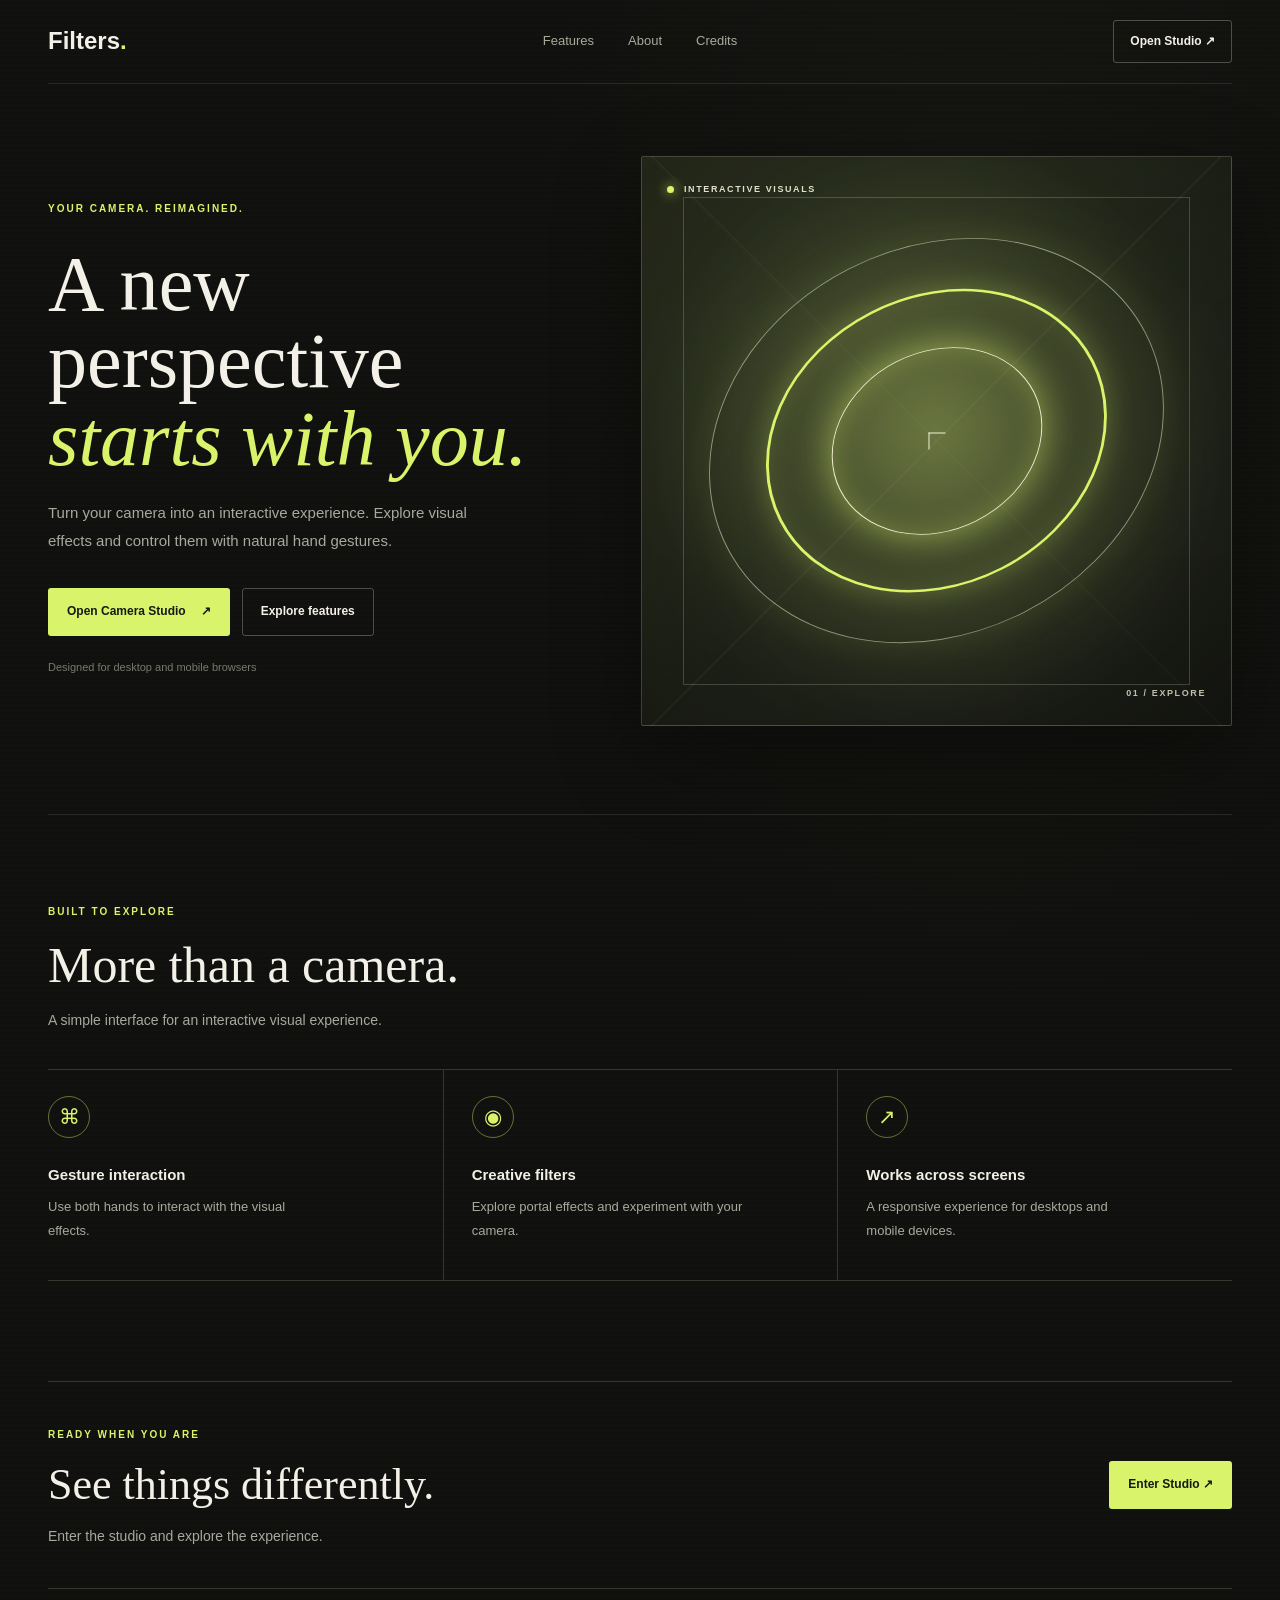
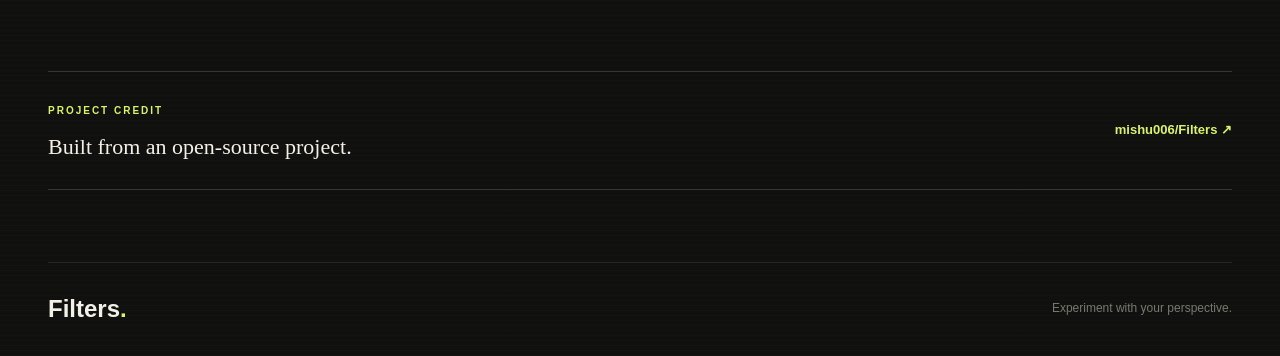
<file: web/index.html>
<!DOCTYPE html>
<html lang="en">
<head>
  <meta charset="UTF-8">
  <meta name="viewport" content="width=device-width, initial-scale=1.0">
  <meta name="theme-color" content="#10110e">
  <meta name="description" content="Explore interactive camera filters and hand-controlled visual effects with Filters.">
  <title>Filters — A New Perspective</title>
  <link rel="stylesheet" href="style.css">
</head>
<body>
  <header class="navbar">
    <a class="logo" href="./">Filters<span>.</span></a>

    <nav aria-label="Main navigation">
      <a href="#features">Features</a>
      <a href="#about">About</a>
      <a href="#credits">Credits</a>
    </nav>

    <a class="nav-cta" href="studio.html">Open Studio ↗</a>
  </header>

  <main>
    <section class="hero" id="about">
      <div class="hero-copy">
        <span class="eyebrow">YOUR CAMERA. REIMAGINED.</span>

        <h1>A new perspective <span>starts with you.</span></h1>

        <p class="hero-description">
          Turn your camera into an interactive experience.
          Explore visual effects and control them with natural
          hand gestures.
        </p>

        <div class="hero-actions">
          <a class="button button-primary" href="studio.html">
            Open Camera Studio <span>↗</span>
          </a>
          <a class="button button-secondary" href="#features">
            Explore features
          </a>
        </div>

        <p class="compatibility">
          Designed for desktop and mobile browsers
        </p>
      </div>

      <div class="hero-visual" aria-label="Abstract portal artwork">
        <div class="visual-glow"></div>
        <div class="portal portal-outer"></div>
        <div class="portal portal-middle"></div>
        <div class="portal portal-inner"></div>
        <div class="visual-label">
          <span class="live-dot"></span>
          INTERACTIVE VISUALS
        </div>
        <span class="visual-index">01 / EXPLORE</span>
      </div>
    </section>

    <section class="features" id="features">
      <div class="section-heading">
        <span class="eyebrow">BUILT TO EXPLORE</span>
        <h2>More than a camera.</h2>
        <p>A simple interface for an interactive visual experience.</p>
      </div>

      <div class="feature-grid">
        <article class="feature-card">
          <span class="feature-icon">⌘</span>
          <h3>Gesture interaction</h3>
          <p>Use both hands to interact with the visual effects.</p>
        </article>

        <article class="feature-card">
          <span class="feature-icon">◉</span>
          <h3>Creative filters</h3>
          <p>Explore portal effects and experiment with your camera.</p>
        </article>

        <article class="feature-card">
          <span class="feature-icon">↗</span>
          <h3>Works across screens</h3>
          <p>A responsive experience for desktops and mobile devices.</p>
        </article>
      </div>
    </section>

    <section class="studio-banner">
      <div>
        <span class="eyebrow">READY WHEN YOU ARE</span>
        <h2>See things differently.</h2>
        <p>Enter the studio and explore the experience.</p>
      </div>
      <a class="button button-primary" href="studio.html">
        Enter Studio ↗
      </a>
    </section>

    <section class="credits" id="credits" aria-labelledby="credits-title">
      <div>
        <span class="eyebrow">PROJECT CREDIT</span>
        <h2 id="credits-title">Built from an open-source project.</h2>
      </div>
      <a href="https://github.com/mishu006/Filters" target="_blank" rel="noreferrer">
        mishu006/Filters <span aria-hidden="true">↗</span>
      </a>
    </section>
  </main>

  <footer class="footer">
    <a class="logo" href="./">Filters<span>.</span></a>
    <p>Experiment with your perspective.</p>
  </footer>
</body>
</html>
</file>
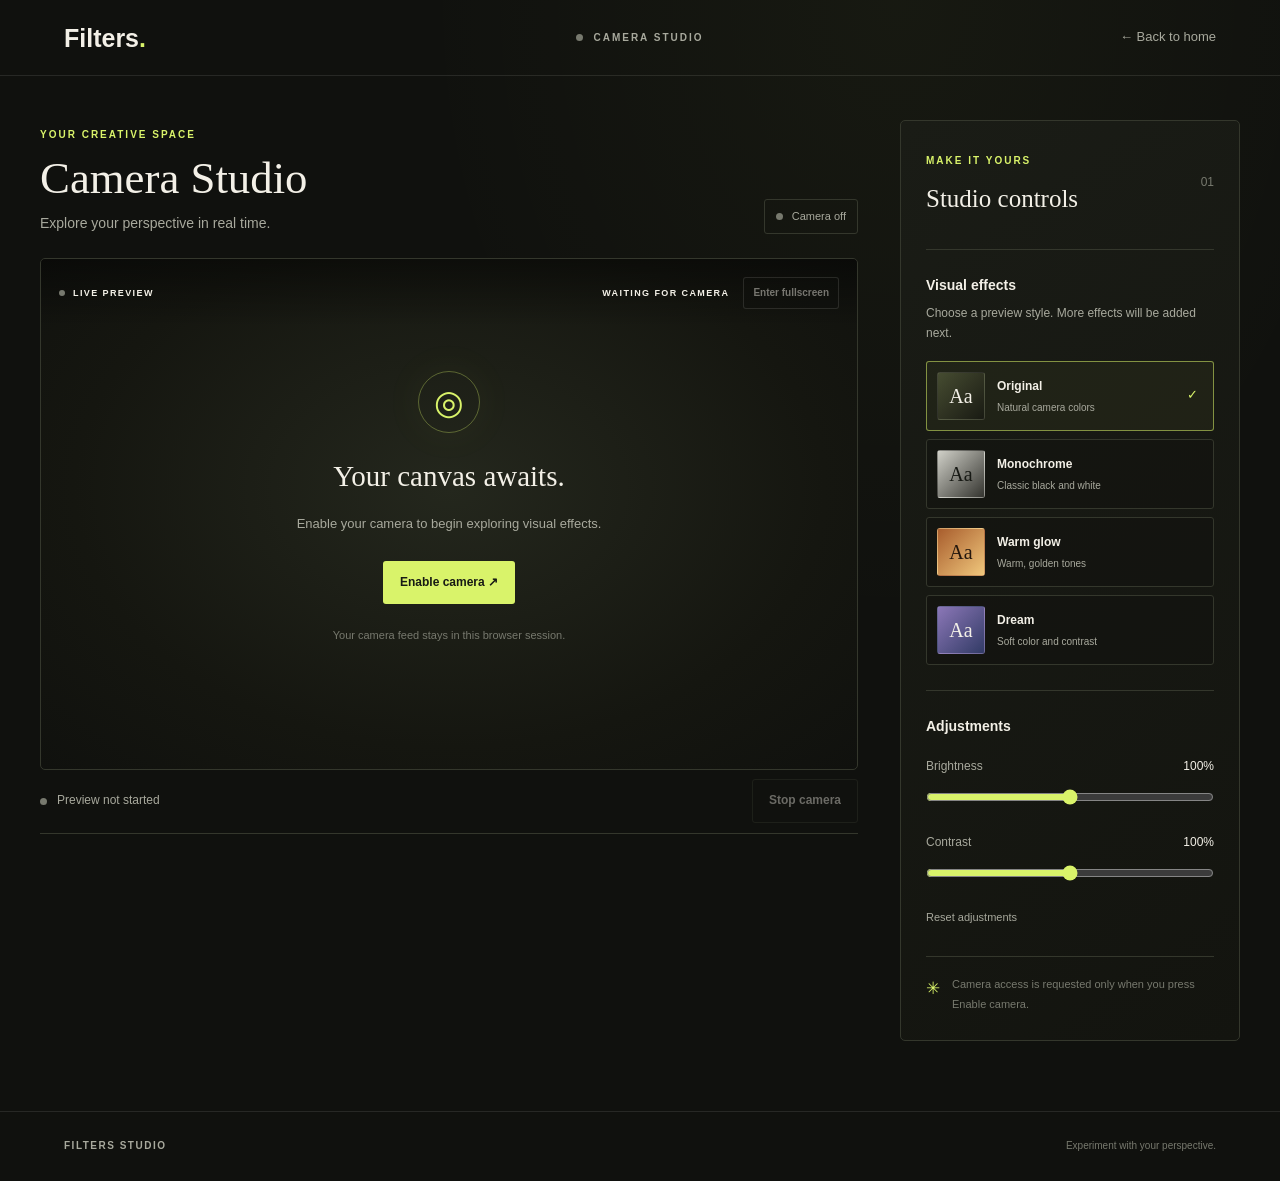
<file: web/studio.html>
<!DOCTYPE html>
<html lang="en">
<head>
    <meta charset="UTF-8">
    <meta name="viewport" content="width=device-width, initial-scale=1.0">
    <meta name="theme-color" content="#10110e">
    <meta name="description" content="Explore interactive camera effects in Filters Studio.">
    <title>Studio — Filters</title>
    <link rel="stylesheet" href="studio.css">
    <script src="studio.js" defer></script>
</head>
<body>
    <header class="studio-header">
        <a class="logo" href="./">Filters<span>.</span></a>

        <div class="header-center">
            <span class="status-dot"></span>
            CAMERA STUDIO
        </div>

        <a class="back-link" href="./">← Back to home</a>
    </header>

    <main class="studio-layout">
        <section class="workspace">
            <div class="workspace-heading">
                <div>
                    <span class="eyebrow">YOUR CREATIVE SPACE</span>
                    <h1>Camera Studio</h1>
                    <p>Explore your perspective in real time.</p>
                </div>

                <span class="session-badge">
                    <span class="status-dot"></span>
                    <span id="cameraStatus">Camera off</span>
                </span>
            </div>

            <div class="camera-frame" id="cameraFrame">
                <video id="camera" autoplay playsinline muted></video>
                <img id="processedCamera" alt="Python-processed camera preview" hidden>

                <div class="camera-placeholder" id="cameraPlaceholder">
                    <div class="camera-symbol">◎</div>
                    <h2>Your canvas awaits.</h2>
                    <p>Enable your camera to begin exploring visual effects.</p>
                    <button class="primary-button" id="startCamera">
                        Enable camera ↗
                    </button>
                    <p class="privacy-note">
                        Your camera feed stays in this browser session.
                    </p>
                </div>

                <div class="camera-overlay">
                    <span class="overlay-label">
                        <span class="status-dot"></span>
                        LIVE PREVIEW
                    </span>
                    <div class="overlay-actions">
                        <span class="overlay-label" id="resolution">WAITING FOR CAMERA</span>
                        <button class="overlay-fullscreen" id="fullscreenCamera" type="button" disabled>
                            Enter fullscreen
                        </button>
                    </div>
                </div>

                <div class="camera-error" id="cameraError" role="status" hidden></div>
            </div>

            <div class="workspace-footer">
                <div class="preview-info">
                    <span class="status-dot" id="previewDot"></span>
                    <span id="previewStatus">Preview not started</span>
                </div>

                <div class="preview-actions">
                    <button class="secondary-button" id="stopCamera" type="button" disabled>
                        Stop camera
                    </button>
                </div>
            </div>
        </section>

        <aside class="control-panel">
            <div class="panel-heading">
                <div>
                    <span class="eyebrow">MAKE IT YOURS</span>
                    <h2>Studio controls</h2>
                </div>
                <span class="panel-number">01</span>
            </div>

            <section class="control-section">
                <h3>Visual effects</h3>
                <p class="control-description">
                    Choose a preview style. More effects will be added next.
                </p>

                <div class="effect-list" id="effectList">
                    <button class="effect-option active" data-effect="none">
                        <span class="effect-preview preview-original">Aa</span>
                        <span class="effect-copy">
                            <strong>Original</strong>
                            <small>Natural camera colors</small>
                        </span>
                        <span class="effect-check">✓</span>
                    </button>

                    <button class="effect-option" data-effect="mono">
                        <span class="effect-preview preview-mono">Aa</span>
                        <span class="effect-copy">
                            <strong>Monochrome</strong>
                            <small>Classic black and white</small>
                        </span>
                        <span class="effect-check">✓</span>
                    </button>

                    <button class="effect-option" data-effect="warm">
                        <span class="effect-preview preview-warm">Aa</span>
                        <span class="effect-copy">
                            <strong>Warm glow</strong>
                            <small>Warm, golden tones</small>
                        </span>
                        <span class="effect-check">✓</span>
                    </button>

                    <button class="effect-option" data-effect="dream">
                        <span class="effect-preview preview-dream">Aa</span>
                        <span class="effect-copy">
                            <strong>Dream</strong>
                            <small>Soft color and contrast</small>
                        </span>
                        <span class="effect-check">✓</span>
                    </button>
                </div>
            </section>

            <section class="control-section adjustment-section">
                <h3>Adjustments</h3>

                <label class="slider-label" for="brightness">
                    <span>Brightness</span>
                    <output id="brightnessValue">100%</output>
                </label>
                <input id="brightness" type="range" min="50" max="150" value="100">

                <label class="slider-label" for="contrast">
                    <span>Contrast</span>
                    <output id="contrastValue">100%</output>
                </label>
                <input id="contrast" type="range" min="50" max="150" value="100">

                <button class="reset-button" id="resetAdjustments">
                    Reset adjustments
                </button>
            </section>

            <div class="panel-note">
                <span class="note-icon">✳</span>
                <p>Camera access is requested only when you press Enable camera.</p>
            </div>
        </aside>
    </main>

    <footer class="studio-footer">
        <span>FILTERS STUDIO</span>
        <span>Experiment with your perspective.</span>
    </footer>
</body>
</html>
</file>
<file: web/style.css>
:root {
  color-scheme: dark;
  --bg: #10110e;
  --surface: #171914;
  --surface-hover: #20231b;
  --border: #34372c;
  --text: #f3f0e7;
  --muted: #a8a99d;
  --subtle: #77796e;
  --accent: #d9f36a;
  --max-width: 1320px;
}

* {
  box-sizing: border-box;
}

html {
  scroll-behavior: smooth;
  scroll-padding-top: 100px;
}

body {
  margin: 0;
  background:
    radial-gradient(ellipse at 76% 14%, #393a251c 0, transparent 32%),
    repeating-linear-gradient(0deg, #ffffff03 0, #ffffff03 1px, transparent 1px, transparent 5px),
    var(--bg);
  color: var(--text);
  font-family: "Trebuchet MS", "Segoe UI", sans-serif;
  line-height: 1.6;
  -webkit-font-smoothing: antialiased;
}

a {
  color: inherit;
  text-decoration: none;
}

button,
a {
  -webkit-tap-highlight-color: transparent;
}

.navbar,
.hero,
.features,
.studio-banner,
.footer {
  width: min(var(--max-width), calc(100% - 96px));
  margin-inline: auto;
}

.navbar {
  min-height: 84px;
  display: grid;
  grid-template-columns: 1fr auto 1fr;
  align-items: center;
  gap: 32px;
  border-bottom: 1px solid #f3f0e71a;
}

.logo {
  width: fit-content;
  font-size: 24px;
  font-weight: 800;
  letter-spacing: 0;
}

.logo span {
  color: var(--accent);
}

.navbar nav {
  display: flex;
  align-items: center;
  gap: 34px;
}

.navbar nav a {
  color: var(--muted);
  font-size: 13px;
  transition: color 180ms ease;
}

.navbar nav a:hover {
  color: var(--accent);
}

.nav-cta {
  justify-self: end;
  display: inline-flex;
  align-items: center;
  justify-content: center;
  gap: 12px;
  padding: 11px 16px;
  border: 1px solid #f3f0e744;
  border-radius: 3px;
  font-size: 12px;
  font-weight: 700;
  transition: background 180ms ease, color 180ms ease, border-color 180ms ease;
}

.nav-cta:hover {
  background: var(--accent);
  border-color: var(--accent);
  color: #171914;
}

.hero {
  min-height: 680px;
  padding-block: 72px 88px;
  display: grid;
  grid-template-columns: minmax(0, 0.92fr) minmax(0, 1.08fr);
  align-items: center;
  gap: clamp(48px, 7vw, 104px);
}

.hero-copy {
  max-width: 610px;
  padding-block: 18px;
  animation: rise-in 700ms ease both;
}

.eyebrow {
  display: inline-flex;
  align-items: center;
  gap: 10px;
  color: var(--accent);
  font-size: 10px;
  font-weight: 700;
  letter-spacing: 2px;
}

.hero h1 {
  margin: 25px 0 22px;
  font-family: Georgia, "Times New Roman", serif;
  font-size: clamp(53px, 6.1vw, 82px);
  line-height: 0.99;
  font-weight: 500;
  letter-spacing: 0;
}

.hero h1 span {
  display: block;
  color: var(--accent);
  font-style: italic;
}

.hero-description {
  max-width: 455px;
  margin: 0;
  color: var(--muted);
  font-size: 15px;
  line-height: 1.9;
}

.hero-actions {
  display: flex;
  align-items: center;
  flex-wrap: wrap;
  gap: 12px;
  margin-top: 32px;
}

.button {
  min-height: 48px;
  padding: 13px 18px;
  display: inline-flex;
  align-items: center;
  justify-content: center;
  gap: 15px;
  border: 1px solid transparent;
  border-radius: 3px;
  font-size: 12px;
  font-weight: 700;
  transition: transform 180ms ease, background 180ms ease, border-color 180ms ease;
}

.button:hover {
  transform: translateY(-2px);
}

.button-primary {
  background: var(--accent);
  color: #171914;
}

.button-primary:hover {
  background: #e7ff8f;
}

.button-secondary {
  border-color: #f3f0e744;
  color: var(--text);
}

.button-secondary:hover {
  border-color: var(--accent);
  color: var(--accent);
}

.compatibility {
  margin-top: 23px;
  color: var(--subtle);
  font-size: 11px;
}

.hero-visual {
  position: relative;
  width: 100%;
  min-width: 0;
  aspect-ratio: 1 / 1.02;
  max-height: 570px;
  overflow: hidden;
  isolation: isolate;
  display: grid;
  place-items: center;
  border: 1px solid #e8e8ce36;
  border-radius: 2px;
  background:
    linear-gradient(145deg, #d9f36a12, #10110e70),
    linear-gradient(135deg, transparent 49.8%, #e8e8ce12 50%, transparent 50.2%),
    linear-gradient(45deg, transparent 49.8%, #e8e8ce0b 50%, transparent 50.2%),
    radial-gradient(ellipse at 50% 48%, #5a633e 0%, #303526 32%, #1a1d17 69%, #12140f 100%);
  box-shadow: 0 28px 90px #00000055;
}

.hero-visual::before,
.hero-visual::after {
  content: "";
  position: absolute;
  inset: 7%;
  border: 1px solid #e8e8ce35;
  pointer-events: none;
}

.hero-visual::after {
  inset: 50% auto auto 50%;
  width: 16px;
  height: 16px;
  border: 0;
  border-top: 1px solid #f4f2d3;
  border-left: 1px solid #f4f2d3;
  transform: translate(-50%, -50%);
}

.visual-glow {
  position: absolute;
  z-index: -1;
  width: 54%;
  aspect-ratio: 1;
  border-radius: 50%;
  background: #d9f36a;
  filter: blur(85px);
  opacity: 0.22;
}

.portal {
  position: absolute;
  aspect-ratio: 1;
  border-radius: 50%;
  transform: rotate(-27deg) scaleY(0.82);
}

.portal-outer {
  width: 80%;
  border: 1px solid #e5e9c98c;
  box-shadow: 0 0 40px #d9f36a16;
  animation: portal-spin 32s linear infinite;
}

.portal-middle {
  width: 60%;
  border: 3px solid #d9f36a;
  box-shadow: 0 0 32px #d9f36a42, inset 0 0 28px #d9f36a29;
  animation: portal-spin-reverse 22s linear infinite;
}

.portal-inner {
  width: 37%;
  border: 1px solid #f4f2d3;
  box-shadow: 0 0 36px #d9f36a76, inset 0 0 32px #d9f36a50;
  animation: portal-spin 14s linear infinite;
}

.visual-label,
.visual-index {
  position: absolute;
  color: #e0e1cb;
  font-size: 9px;
  font-weight: 700;
  letter-spacing: 1.6px;
}

.visual-label {
  top: 25px;
  left: 25px;
  display: flex;
  align-items: center;
  gap: 10px;
}

.visual-index {
  right: 25px;
  bottom: 25px;
  color: #bec1a8;
}

.live-dot {
  width: 7px;
  height: 7px;
  border-radius: 50%;
  background: var(--accent);
  box-shadow: 0 0 12px var(--accent);
}

.features {
  padding-block: 82px 100px;
  border-top: 1px solid #f3f0e71a;
}

.section-heading {
  max-width: 600px;
  margin-bottom: 36px;
}

.section-heading h2,
.studio-banner h2 {
  margin: 15px 0 10px;
  font-family: Georgia, "Times New Roman", serif;
  font-size: clamp(36px, 4vw, 50px);
  line-height: 1.1;
  font-weight: 500;
  letter-spacing: 0;
}

.section-heading > p,
.studio-banner p {
  color: var(--muted);
  font-size: 14px;
  line-height: 1.9;
}

.feature-grid {
  display: grid;
  grid-template-columns: repeat(3, minmax(0, 1fr));
  gap: 0;
  border-top: 1px solid var(--border);
  border-bottom: 1px solid var(--border);
}

.feature-card {
  min-height: 210px;
  padding: 26px 28px 25px 0;
  transition: background 180ms ease;
}

.feature-card + .feature-card {
  padding-left: 28px;
  border-left: 1px solid var(--border);
}

.feature-card:hover {
  background: linear-gradient(145deg, #d9f36a0a, transparent 70%);
}

.feature-icon {
  width: 42px;
  height: 42px;
  display: grid;
  place-items: center;
  border: 1px solid #d9f36a6b;
  border-radius: 50%;
  color: var(--accent);
  font-size: 21px;
}

.feature-card h3 {
  margin: 25px 0 8px;
  font-size: 15px;
  font-weight: 700;
}

.feature-card p {
  max-width: 280px;
  margin: 0;
  color: var(--muted);
  font-size: 13px;
  line-height: 1.8;
}

.studio-banner {
  margin-bottom: 82px;
  padding: 38px 0;
  display: flex;
  align-items: center;
  justify-content: space-between;
  gap: 32px;
  border-top: 1px solid var(--border);
  border-bottom: 1px solid var(--border);
}

.studio-banner h2 {
  font-size: clamp(32px, 3.5vw, 44px);
}

.studio-banner p {
  margin-bottom: 0;
}

.credits {
  width: min(var(--max-width), calc(100% - 96px));
  margin: 0 auto 72px;
  padding-block: 24px;
  display: flex;
  align-items: center;
  justify-content: space-between;
  gap: 24px;
  border-top: 1px solid var(--border);
  border-bottom: 1px solid var(--border);
}

.credits h2 {
  margin: 8px 0 0;
  font-family: Georgia, "Times New Roman", serif;
  font-size: 22px;
  font-weight: 500;
}

.credits > a {
  color: var(--accent);
  font-size: 13px;
  font-weight: 700;
}

.credits > a:hover {
  color: var(--text);
}

.footer {
  min-height: 94px;
  display: flex;
  align-items: center;
  justify-content: space-between;
  gap: 24px;
  border-top: 1px solid #f3f0e71a;
}

.footer p {
  color: var(--subtle);
  font-size: 12px;
}

@keyframes rise-in {
  from { opacity: 0; transform: translateY(16px); }
  to { opacity: 1; transform: translateY(0); }
}

@keyframes portal-spin {
  from { transform: rotate(-27deg) scaleY(0.82); }
  to { transform: rotate(333deg) scaleY(0.82); }
}

@keyframes portal-spin-reverse {
  from { transform: rotate(-27deg) scaleY(0.82); }
  to { transform: rotate(-387deg) scaleY(0.82); }
}

@media (max-width: 1050px) {
  .navbar,
  .hero,
  .features,
  .studio-banner,
  .credits,
  .footer {
    width: calc(100% - 56px);
  }

  .hero {
    min-height: auto;
    gap: 40px;
    padding-block: 68px;
  }

  .hero h1 {
    font-size: clamp(46px, 5.5vw, 64px);
  }

  .hero-visual {
    min-height: 340px;
  }

  .feature-card {
    padding-right: 20px;
  }

  .feature-card + .feature-card {
    padding-left: 20px;
  }
}

@media (max-width: 700px) {
  .navbar,
  .hero,
  .features,
  .studio-banner,
  .credits,
  .footer {
    width: calc(100% - 36px);
  }

  .navbar {
    min-height: 88px;
    grid-template-columns: 1fr auto;
    gap: 12px;
    padding-block: 10px;
  }

  .logo {
    font-size: 22px;
  }

  .navbar nav {
    grid-column: 1 / -1;
    grid-row: 2;
    justify-content: space-between;
    gap: 16px;
  }

  .navbar nav a {
    font-size: 12px;
  }

  .nav-cta {
    padding: 9px 12px;
    font-size: 11px;
  }

  .hero {
    grid-template-columns: 1fr;
    gap: 30px;
    padding-block: 54px 60px;
  }

  .hero-copy {
    max-width: 560px;
  }

  .hero h1 {
    margin-top: 20px;
    margin-bottom: 17px;
    font-size: clamp(45px, 9.4vw, 62px);
    line-height: 1.04;
  }

  .hero-description {
    font-size: 14px;
    line-height: 1.85;
  }

  .hero-actions {
    margin-top: 24px;
  }

  .hero-visual {
    min-height: 0;
    aspect-ratio: 1.08 / 1;
  }

  .visual-label {
    top: 17px;
    left: 17px;
  }

  .visual-index {
    right: 17px;
    bottom: 17px;
  }

  .features {
    padding-block: 56px 64px;
  }

  .section-heading {
    margin-bottom: 27px;
  }

  .section-heading h2,
  .studio-banner h2 {
    font-size: 36px;
  }

  .feature-grid {
    grid-template-columns: 1fr;
  }

  .feature-card,
  .feature-card + .feature-card {
    min-height: auto;
    padding: 22px 4px;
    border-left: 0;
  }

  .feature-card + .feature-card {
    border-top: 1px solid var(--border);
  }

  .feature-card h3 {
    margin-top: 16px;
  }

  .studio-banner {
    margin-bottom: 54px;
    padding-block: 28px;
    align-items: flex-start;
    flex-direction: column;
    gap: 20px;
  }

  .credits {
    margin-bottom: 52px;
    align-items: flex-start;
    flex-direction: column;
    gap: 14px;
  }

  .footer {
    min-height: 86px;
  }
}

@media (max-width: 400px) {
  .navbar,
  .hero,
  .features,
  .studio-banner,
  .credits,
  .footer {
    width: calc(100% - 28px);
  }

  .hero {
    padding-top: 44px;
  }

  .hero h1 {
    font-size: 43px;
  }

  .hero-actions {
    align-items: stretch;
    flex-direction: column;
  }

  .button {
    width: 100%;
  }

  .footer {
    align-items: flex-start;
    flex-direction: column;
    justify-content: center;
    padding-block: 18px;
    gap: 4px;
  }
}

@media (prefers-reduced-motion: reduce) {
  *,
  *::before,
  *::after {
    scroll-behavior: auto !important;
    transition: none !important;
    animation: none !important;
  }
}
</file>
<file: web/studio.css>
:root {
    color-scheme: dark;
    --bg: #10110e;
    --surface: #171914;
    --surface-hover: #20231b;
    --border: #34372c;
    --text: #f3f0e7;
    --muted: #a8a99d;
    --subtle: #77796e;
    --accent: #d9f36a;
}

* {
    box-sizing: border-box;
}

html {
    min-width: 320px;
    scroll-behavior: smooth;
}

body {
    margin: 0;
    min-height: 100vh;
    background:
        radial-gradient(ellipse at 70% 0%, #d9f36a09, transparent 38%),
        var(--bg);
    color: var(--text);
    font-family: "Trebuchet MS", "Segoe UI", sans-serif;
    line-height: 1.6;
    -webkit-font-smoothing: antialiased;
}

button,
input {
    font: inherit;
}

button,
a {
    -webkit-tap-highlight-color: transparent;
}

button {
    color: inherit;
}

a {
    color: inherit;
    text-decoration: none;
}

button:focus-visible,
a:focus-visible,
input:focus-visible {
    outline: 2px solid var(--accent);
    outline-offset: 4px;
}

.studio-header {
    min-height: 76px;
    padding: 0 5%;
    display: grid;
    grid-template-columns: 1fr 1fr 1fr;
    align-items: center;
    border-bottom: 1px solid #f3f0e71a;
}

.logo {
    width: fit-content;
    font-size: 25px;
    font-weight: 800;
}

.logo span {
    color: var(--accent);
}

.header-center {
    display: flex;
    justify-content: center;
    align-items: center;
    gap: 10px;
    color: var(--muted);
    font-size: 10px;
    font-weight: 700;
    letter-spacing: 2px;
}

.status-dot {
    width: 7px;
    height: 7px;
    flex: 0 0 auto;
    border-radius: 50%;
    background: var(--subtle);
}

.back-link {
    justify-self: end;
    color: var(--muted);
    font-size: 13px;
}

.back-link:hover {
    color: var(--accent);
}

.studio-layout {
    width: min(1500px, calc(100% - 80px));
    margin: 0 auto;
    padding: 44px 0 70px;
    display: grid;
    grid-template-columns: minmax(0, 1fr) 340px;
    align-items: start;
    gap: 42px;
}

.workspace {
    min-width: 0;
}

.workspace-heading {
    margin-bottom: 24px;
    display: flex;
    align-items: flex-end;
    justify-content: space-between;
    gap: 20px;
}

.eyebrow {
    color: var(--accent);
    font-size: 10px;
    font-weight: 700;
    letter-spacing: 2px;
}

.workspace-heading h1 {
    margin: 8px 0 3px;
    font-family: Georgia, "Times New Roman", serif;
    font-size: clamp(34px, 3.5vw, 48px);
    font-weight: 500;
    line-height: 1.1;
}

.workspace-heading p {
    margin: 9px 0 0;
    color: var(--muted);
    font-size: 14px;
}

.session-badge {
    padding: 8px 11px;
    display: inline-flex;
    align-items: center;
    gap: 9px;
    border: 1px solid var(--border);
    border-radius: 3px;
    color: var(--muted);
    font-size: 11px;
    white-space: nowrap;
}

.session-badge .status-dot,
.preview-info .status-dot {
    background: var(--subtle);
}

.session-badge.is-live .status-dot,
.preview-info.is-live .status-dot {
    background: var(--accent);
    box-shadow: 0 0 10px #d9f36a66;
}

.camera-frame {
    position: relative;
    min-height: 380px;
    aspect-ratio: 16 / 10;
    overflow: hidden;
    display: grid;
    place-items: center;
    border: 1px solid var(--border);
    border-radius: 5px;
    background:
        radial-gradient(ellipse at 50% 45%, #24271d, #151610 65%, #10110e);
}

.camera-frame:fullscreen {
    width: 100vw;
    height: 100vh;
    min-height: 0;
    aspect-ratio: auto;
    border: 0;
    border-radius: 0;
    background: #10110e;
}

#camera {
    position: absolute;
    inset: 0;
    width: 100%;
    height: 100%;
    object-fit: cover;
    display: none;
    background: #10110e;
    transform: scaleX(-1);
}

#camera.is-visible {
    display: block;
}

.camera-placeholder {
    position: relative;
    z-index: 1;
    width: min(420px, calc(100% - 36px));
    padding: 40px 20px;
    text-align: center;
}

.camera-symbol {
    width: 62px;
    height: 62px;
    margin: 0 auto 20px;
    display: grid;
    place-items: center;
    border: 1px solid #d9f36a55;
    border-radius: 50%;
    color: var(--accent);
    font-size: 34px;
    box-shadow: 0 0 45px #d9f36a0d;
}

.camera-placeholder h2 {
    margin: 0;
    font-family: Georgia, "Times New Roman", serif;
    font-size: 29px;
    font-weight: 500;
}

.camera-placeholder > p {
    color: var(--muted);
    font-size: 13px;
    line-height: 1.8;
}

.primary-button,
.secondary-button {
    min-height: 43px;
    padding: 11px 16px;
    border: 1px solid transparent;
    border-radius: 3px;
    font-size: 12px;
    font-weight: 700;
    cursor: pointer;
    transition: background 160ms ease, border-color 160ms ease;
}

.primary-button {
    margin-top: 12px;
    background: var(--accent);
    color: #171914;
}

.primary-button:hover {
    background: #e7ff8f;
}

.primary-button:disabled {
    opacity: 0.6;
    cursor: wait;
}

.camera-placeholder .privacy-note {
    margin-top: 22px;
    color: var(--subtle);
    font-size: 11px;
}

.camera-overlay {
    position: absolute;
    z-index: 2;
    top: 0;
    left: 0;
    right: 0;
    padding: 18px;
    display: flex;
    justify-content: space-between;
    gap: 12px;
    pointer-events: none;
    background: linear-gradient(#00000070, transparent);
}

.overlay-actions {
    display: flex;
    align-items: center;
    gap: 14px;
}

.overlay-fullscreen {
    min-height: 32px;
    padding: 6px 9px;
    border: 1px solid #f3f0e744;
    border-radius: 3px;
    background: #10110eaa;
    color: var(--text);
    font-size: 10px;
    font-weight: 700;
    cursor: pointer;
    pointer-events: auto;
}

.overlay-fullscreen:hover:not(:disabled) {
    border-color: var(--accent);
    color: var(--accent);
}

.overlay-fullscreen:disabled {
    opacity: 0.45;
    cursor: not-allowed;
}

.overlay-label {
    display: flex;
    align-items: center;
    gap: 8px;
    color: #f3f0e7;
    font-size: 9px;
    font-weight: 700;
    letter-spacing: 1.4px;
}

.overlay-label .status-dot {
    width: 6px;
    height: 6px;
}

.camera-frame.is-live .overlay-label .status-dot {
    background: var(--accent);
}

.camera-error {
    position: absolute;
    z-index: 3;
    right: 16px;
    bottom: 16px;
    left: 16px;
    padding: 12px 15px;
    border: 1px solid #9c6656;
    border-radius: 3px;
    background: #241b18;
    color: #ffd8ca;
    font-size: 12px;
}

.workspace-footer {
    min-height: 64px;
    display: flex;
    align-items: center;
    justify-content: space-between;
    gap: 15px;
    border-bottom: 1px solid var(--border);
}

.preview-actions {
    display: flex;
    align-items: center;
    gap: 8px;
}

.preview-info {
    display: flex;
    align-items: center;
    gap: 10px;
    color: var(--muted);
    font-size: 12px;
}

.secondary-button {
    border-color: var(--border);
    background: transparent;
}

.secondary-button:hover:not(:disabled) {
    border-color: var(--accent);
    color: var(--accent);
}

.secondary-button:disabled {
    opacity: 0.4;
    cursor: not-allowed;
}

.control-panel {
    padding: 25px;
    border: 1px solid var(--border);
    border-radius: 5px;
    background: linear-gradient(145deg, #1a1c16, #13140f);
}

.panel-heading {
    display: flex;
    justify-content: space-between;
    align-items: center;
    gap: 15px;
}

.panel-heading h2 {
    margin: 7px 0 0;
    font-family: Georgia, "Times New Roman", serif;
    font-size: 25px;
    font-weight: 500;
}

.panel-number {
    color: var(--subtle);
    font-size: 12px;
}

.control-section {
    margin-top: 30px;
    padding-top: 24px;
    border-top: 1px solid var(--border);
}

.control-section h3 {
    margin: 0 0 7px;
    font-size: 14px;
}

.control-description {
    margin: 0 0 17px;
    color: var(--muted);
    font-size: 12px;
    line-height: 1.7;
}

.effect-list {
    display: grid;
    gap: 8px;
}

.effect-option {
    width: 100%;
    min-width: 0;
    padding: 10px;
    display: grid;
    grid-template-columns: 48px minmax(0, 1fr) 16px;
    align-items: center;
    gap: 12px;
    border: 1px solid var(--border);
    border-radius: 3px;
    background: #10110e66;
    text-align: left;
    cursor: pointer;
    transition: border-color 160ms ease, background 160ms ease;
}

.effect-option:hover {
    background: var(--surface-hover);
}

.effect-option.active {
    border-color: #d9f36a88;
    background: #d9f36a0b;
}

.effect-preview {
    width: 48px;
    height: 48px;
    display: grid;
    place-items: center;
    overflow: hidden;
    border: 1px solid #ffffff18;
    border-radius: 3px;
    font-family: Georgia, "Times New Roman", serif;
    font-size: 20px;
}

.preview-original {
    background: linear-gradient(135deg, #464c31, #191a13);
}

.preview-mono {
    background: linear-gradient(135deg, #d0d0c8, #34342f);
    color: #171914;
}

.preview-warm {
    background: linear-gradient(135deg, #a85d2d, #f0c77c);
    color: #24170e;
}

.preview-dream {
    background: linear-gradient(135deg, #8b77b7, #323b66);
}

.effect-copy {
    min-width: 0;
    display: grid;
    gap: 4px;
}

.effect-copy strong {
    font-size: 12px;
}

.effect-copy small {
    color: var(--muted);
    font-size: 10px;
    line-height: 1.5;
}

.effect-check {
    color: var(--accent);
    font-size: 13px;
    opacity: 0;
}

.effect-option.active .effect-check {
    opacity: 1;
}

.adjustment-section {
    margin-top: 25px;
}

.slider-label {
    margin-top: 20px;
    display: flex;
    justify-content: space-between;
    gap: 15px;
    color: var(--muted);
    font-size: 12px;
}

.slider-label output {
    color: var(--text);
    font-variant-numeric: tabular-nums;
}

input[type="range"] {
    width: 100%;
    margin: 13px 0 0;
    accent-color: var(--accent);
    cursor: pointer;
}

.reset-button {
    margin-top: 20px;
    padding: 0;
    border: 0;
    background: transparent;
    color: var(--muted);
    font-size: 11px;
    cursor: pointer;
}

.reset-button:hover {
    color: var(--accent);
}

.panel-note {
    margin-top: 28px;
    padding-top: 18px;
    display: flex;
    align-items: flex-start;
    gap: 12px;
    border-top: 1px solid var(--border);
}

#processedCamera {
    display: block;
    width: 100%;
    height: 100%;
    object-fit: contain;
}

#processedCamera[hidden] {
    display: none;
}

.note-icon {
    color: var(--accent);
    font-size: 17px;
}

.panel-note p {
    margin: 0;
    color: var(--subtle);
    font-size: 11px;
    line-height: 1.8;
}

.studio-footer {
    min-height: 70px;
    padding: 18px 5%;
    display: flex;
    align-items: center;
    justify-content: space-between;
    gap: 20px;
    border-top: 1px solid #f3f0e71a;
    color: var(--subtle);
    font-size: 10px;
}

.studio-footer span:first-child {
    color: var(--muted);
    font-weight: 700;
    letter-spacing: 1.5px;
}

[hidden] {
    display: none !important;
}

@media (min-width: 1600px) {
    .studio-layout {
        gap: 52px;
        grid-template-columns: minmax(0, 1fr) 370px;
    }

    .control-panel {
        padding: 30px;
    }
}

@media (max-width: 1050px) {
    .studio-layout {
        width: calc(100% - 48px);
        grid-template-columns: minmax(0, 1fr) 300px;
        gap: 24px;
    }

    .control-panel {
        padding: 19px;
    }

    .camera-frame {
        min-height: 320px;
    }
}

@media (max-width: 760px) {
    .studio-header {
        min-height: 68px;
        padding-inline: 20px;
        grid-template-columns: 1fr auto;
    }

    .header-center {
        display: none;
    }

    .studio-layout {
        width: calc(100% - 32px);
        padding-top: 32px;
        grid-template-columns: 1fr;
        gap: 35px;
    }

    .workspace-heading h1 {
        font-size: 36px;
    }

    .workspace-heading {
        align-items: flex-start;
        flex-direction: column;
    }

    .camera-frame {
        min-height: 300px;
        aspect-ratio: 4 / 3;
    }

    .control-panel {
        padding: 22px;
    }

    .studio-footer {
        padding-inline: 20px;
        font-size: 9px;
    }
}

@media (max-width: 420px) {
    .studio-layout {
        width: calc(100% - 24px);
    }

    .back-link {
        font-size: 12px;
    }

    .workspace-heading h1 {
        font-size: 32px;
    }

    .camera-frame {
        min-height: 260px;
    }

    .camera-overlay {
        padding: 12px;
    }

    .overlay-label {
        font-size: 8px;
        letter-spacing: 0.8px;
    }

    .overlay-actions {
        gap: 7px;
    }

    .overlay-fullscreen {
        min-height: 28px;
        padding: 5px 7px;
        font-size: 9px;
    }

    .control-panel {
        padding: 17px;
    }

    .studio-footer {
        align-items: flex-start;
        flex-direction: column;
        gap: 5px;
    }
}

@media (prefers-reduced-motion: reduce) {
    *,
    *::before,
    *::after {
        scroll-behavior: auto !important;
        transition: none !important;
    }
}
</file>
